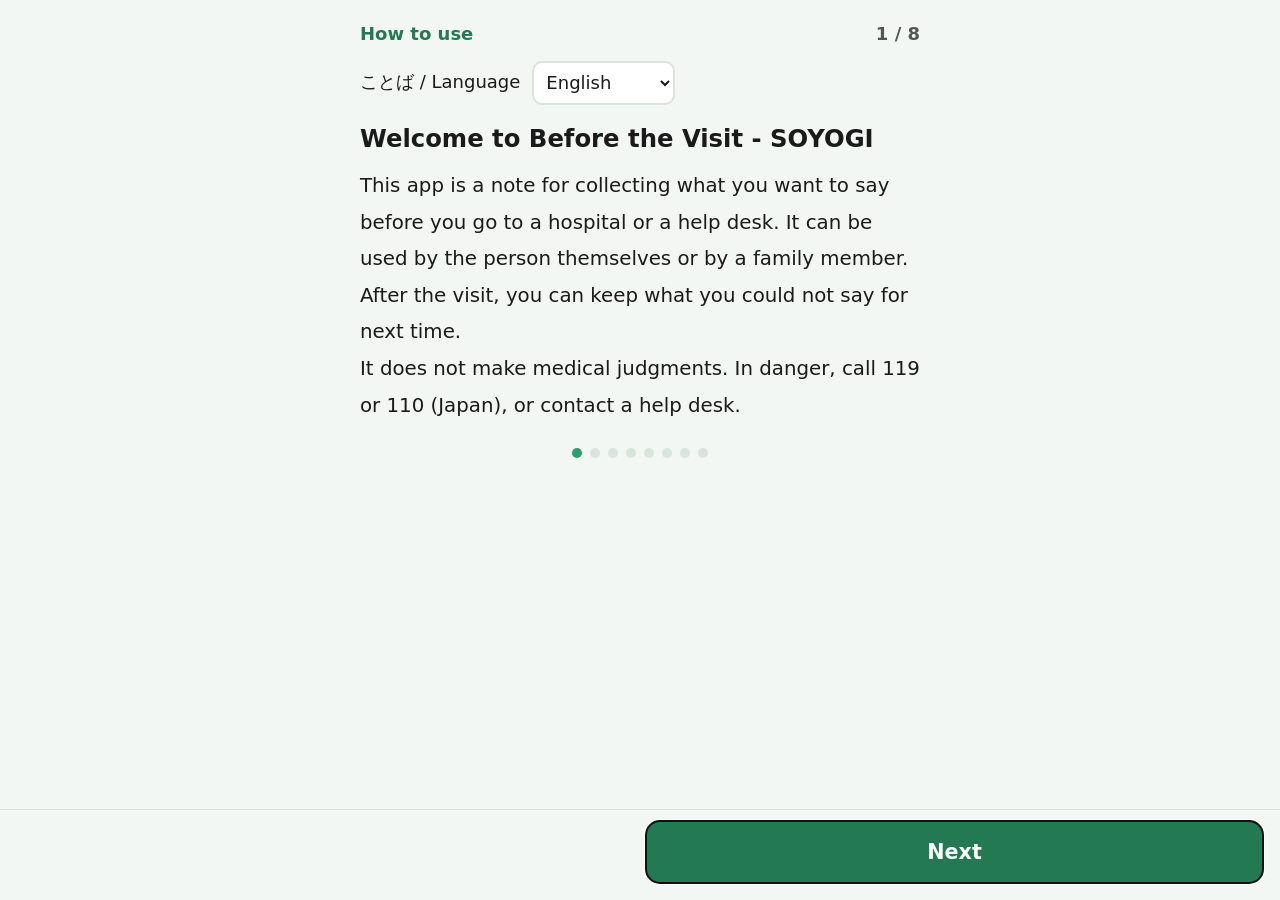
<file: index.html>
<!DOCTYPE html>
<html lang="ja">
<head>
<meta charset="UTF-8">
<meta name="viewport" content="width=device-width, initial-scale=1, viewport-fit=cover">
<meta name="theme-color" content="#2e9e6b">
<title>相談と受診の前に・そよぎ</title>
<meta name="description" content="受診や相談の前に伝えたいことを貯め、大事な順の1枚を見せ、言えなかった分は次回へ。年表と窓口ごとの記録。端末内のみ・オフライン・登録なし。">
<link rel="manifest" href="manifest.json">
<link rel="icon" href="icons/icon-192.png">
<link rel="apple-touch-icon" href="icons/icon-192.png">
<link rel="stylesheet" href="style.css">
</head>
<body class="fs0">
<header id="hd">
  <div id="hd-title">相談と受診の前に・そよぎ</div>
  <div id="hd-right">
    <button id="hd-exit" class="hd-btn" type="button">× とじる</button>
    <div id="lang-wrap">
      <span class="lang-label">Language</span>
      <select id="set-lang" aria-label="Language 言語">
        <option value="ja">日本語</option>
        <option value="en">English</option>
        <option value="de">Deutsch</option>
        <option value="fr">Français</option>
        <option value="es">Español</option>
        <option value="it">Italiano</option>
        <option value="pt">Português</option>
        <option value="nl">Nederlands</option>
        <option value="sv">Svenska</option>
        <option value="ko">한국어</option>
        <option value="zh">简体中文</option>
        <option value="ar">العربية</option>
      </select>
    </div>
  </div>
</header>

<main id="main">

  <!-- ホーム(screens/home.js が描く) -->
  <section id="scr-home" class="screen" data-scr="home"></section>
  <section id="scr-ichimai" class="screen hidden" data-scr="ichimai"></section>
  <section id="scr-shokai" class="screen hidden" data-scr="shokai"></section>
  <section id="scr-nenpyo" class="screen hidden" data-scr="nenpyo"></section>
  <section id="scr-madoguchi" class="screen hidden" data-scr="madoguchi"></section>
  <section id="scr-kusuri" class="screen hidden" data-scr="kusuri"></section>

  <!-- BUILDER: 画面を足すときは
       <section id="scr-<id>" class="screen hidden" data-scr="<id>"></section>
       を追加し、screens/<id>.js で window.SCREENS.register('<id>', { render(container, api){...} }) する。
       ナビは下の #navbar に <button id="nav-<id>" class="nav-btn" data-scr="<id>"></button> を足す(合計6個まで)。
       i18n.js の nav.<id> にラベルを入れる(ja と en の両方)。sw.js の ASSETS にも screens/<id>.js を足す。 -->

  <!-- せってい(共通シェル。文言は app.js の I18N_MAP が入れる) -->
  <section id="scr-set" class="screen hidden" data-scr="set">
    <h2 id="set-h-normal" class="sec-h"></h2>
    <div class="set-row"><span id="lbl-fs"></span><button id="btn-fs" class="set-btn"></button></div>
    <div class="set-row"><span id="lbl-theme"></span><button id="btn-theme" class="set-btn"></button></div>
    <div class="set-row"><span id="lbl-bgm"></span><button id="btn-bgm" class="set-btn"></button></div>
    <div class="set-row"><span id="lbl-sound"></span><button id="btn-sound" class="set-btn"></button></div>

    <!-- BUILDER: アプリ固有の設定行はここに足す(id は set-app-* で) -->
    <div id="set-app-rows"></div>

    <!-- はじめての つかいかた を もう一度(app.js openGuide・GUIDE_AGAIN=false なら隠す) -->
    <div id="set-guide-row" class="set-row"><span id="lbl-guide"></span><button id="btn-guide" class="set-btn"></button></div>

    <h2 id="set-h-backup" class="sec-h"></h2>
    <p id="bk-hint" class="hint"></p>
    <div class="bk-row">
      <button id="bk-export" class="set-btn"></button>
      <button id="bk-import" class="set-btn"></button>
    </div>
    <p id="bk-last" class="hint"></p>
    <input id="bk-file" type="file" accept="application/json,.json" class="hidden">

    <p id="set-note" class="hint"></p>
    <p class="credit"><a id="link-privacy" href="privacy.html"></a></p>
    <p class="credit"><a id="about-credit" href="https://soudansoyogi.com/" target="_blank" rel="noopener"></a></p>
    <p id="about-ver" class="credit"></p>
  </section>

</main>

<nav id="navbar">
  <button id="nav-home" class="nav-btn active" data-scr="home"></button>
  <button id="nav-ichimai" class="nav-btn" data-scr="ichimai"></button>
  <button id="nav-nenpyo" class="nav-btn" data-scr="nenpyo"></button>
  <button id="nav-madoguchi" class="nav-btn" data-scr="madoguchi"></button>
  <button id="nav-kusuri" class="nav-btn" data-scr="kusuri"></button>
  <button id="nav-set" class="nav-btn" data-scr="set"></button>
</nav>

<div id="toast" class="toast" role="status" aria-live="polite"></div>

<script src="audio.js"></script>
<script src="tap.js"></script>
<script src="i18n.js"></script>
<script src="screens/router.js"></script>
<script src="screens/ui.js"></script>
<script src="screens/home.js"></script>
<script src="screens/ichimai.js"></script>
<script src="screens/shokai.js"></script>
<script src="screens/nenpyo.js"></script>
<script src="screens/madoguchi.js"></script>
<script src="screens/kusuri.js"></script>
<script src="app.js"></script>
</body>
</html>
</file>
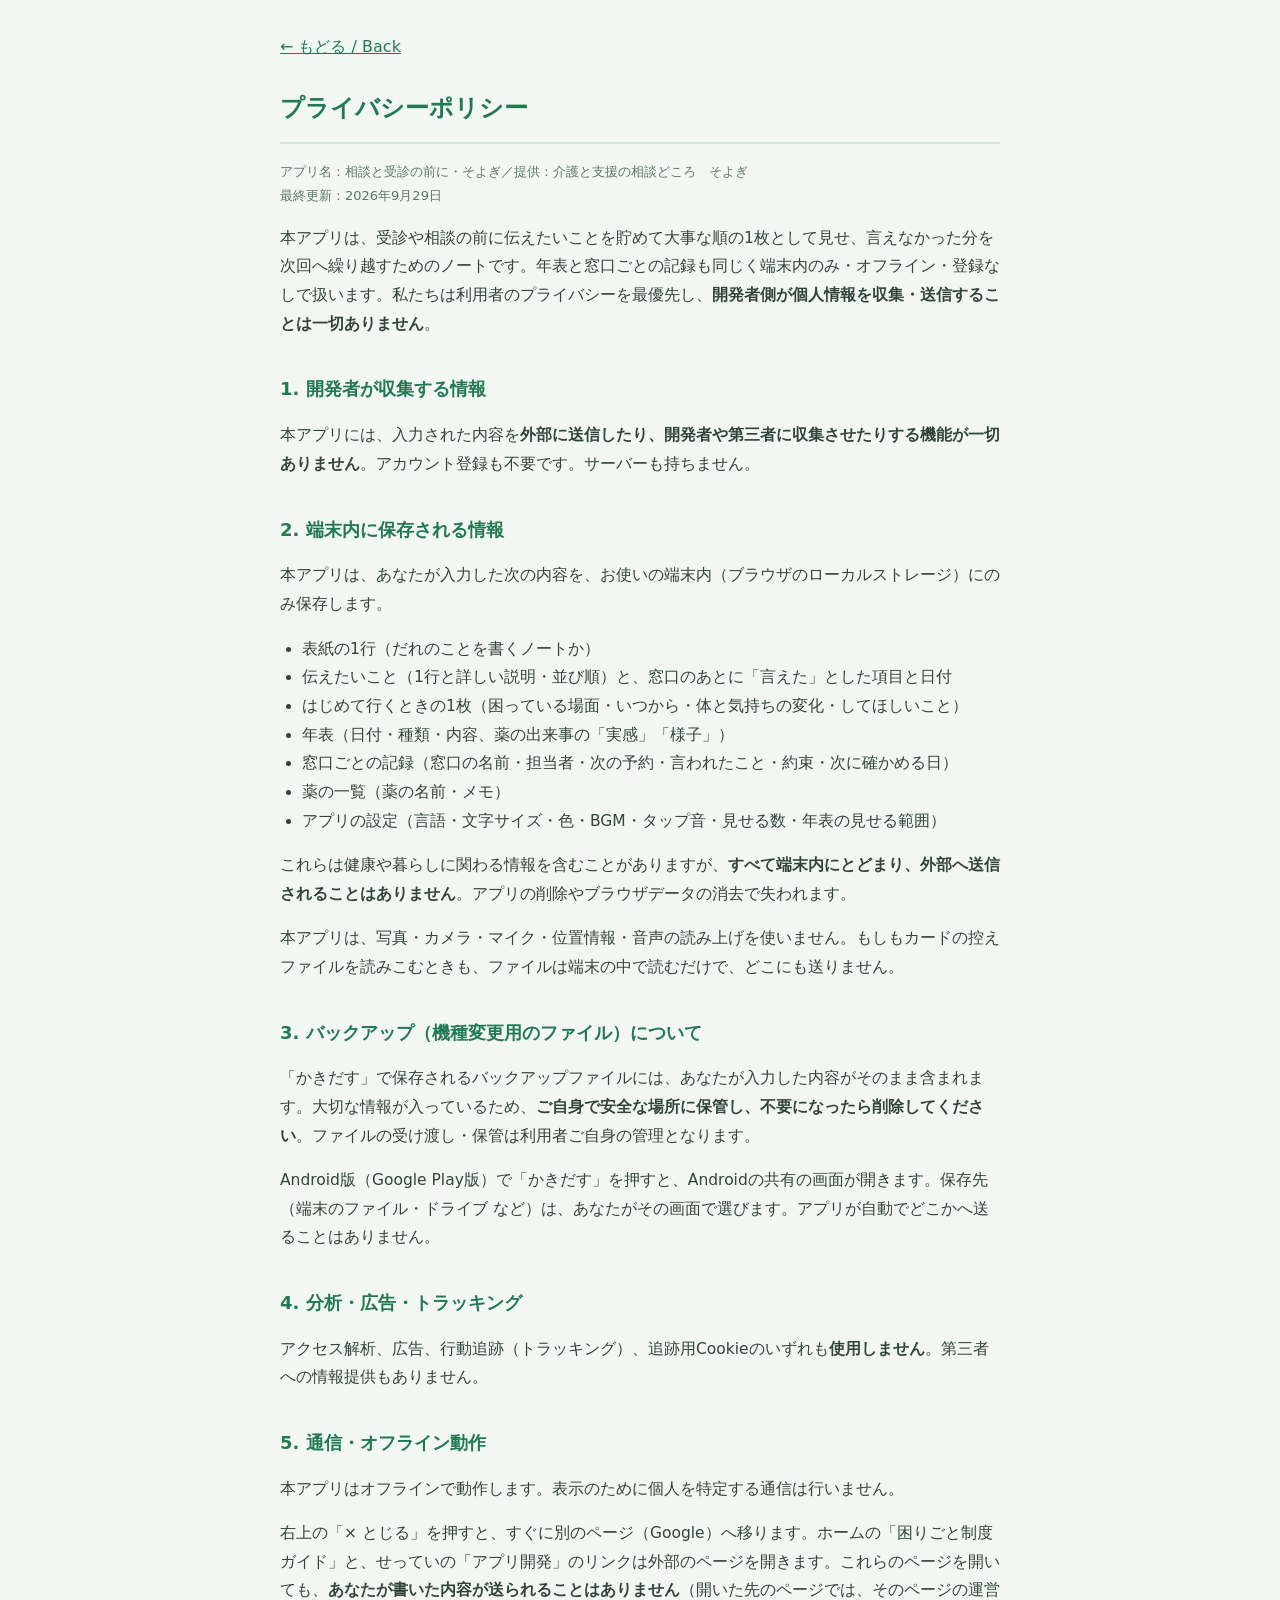
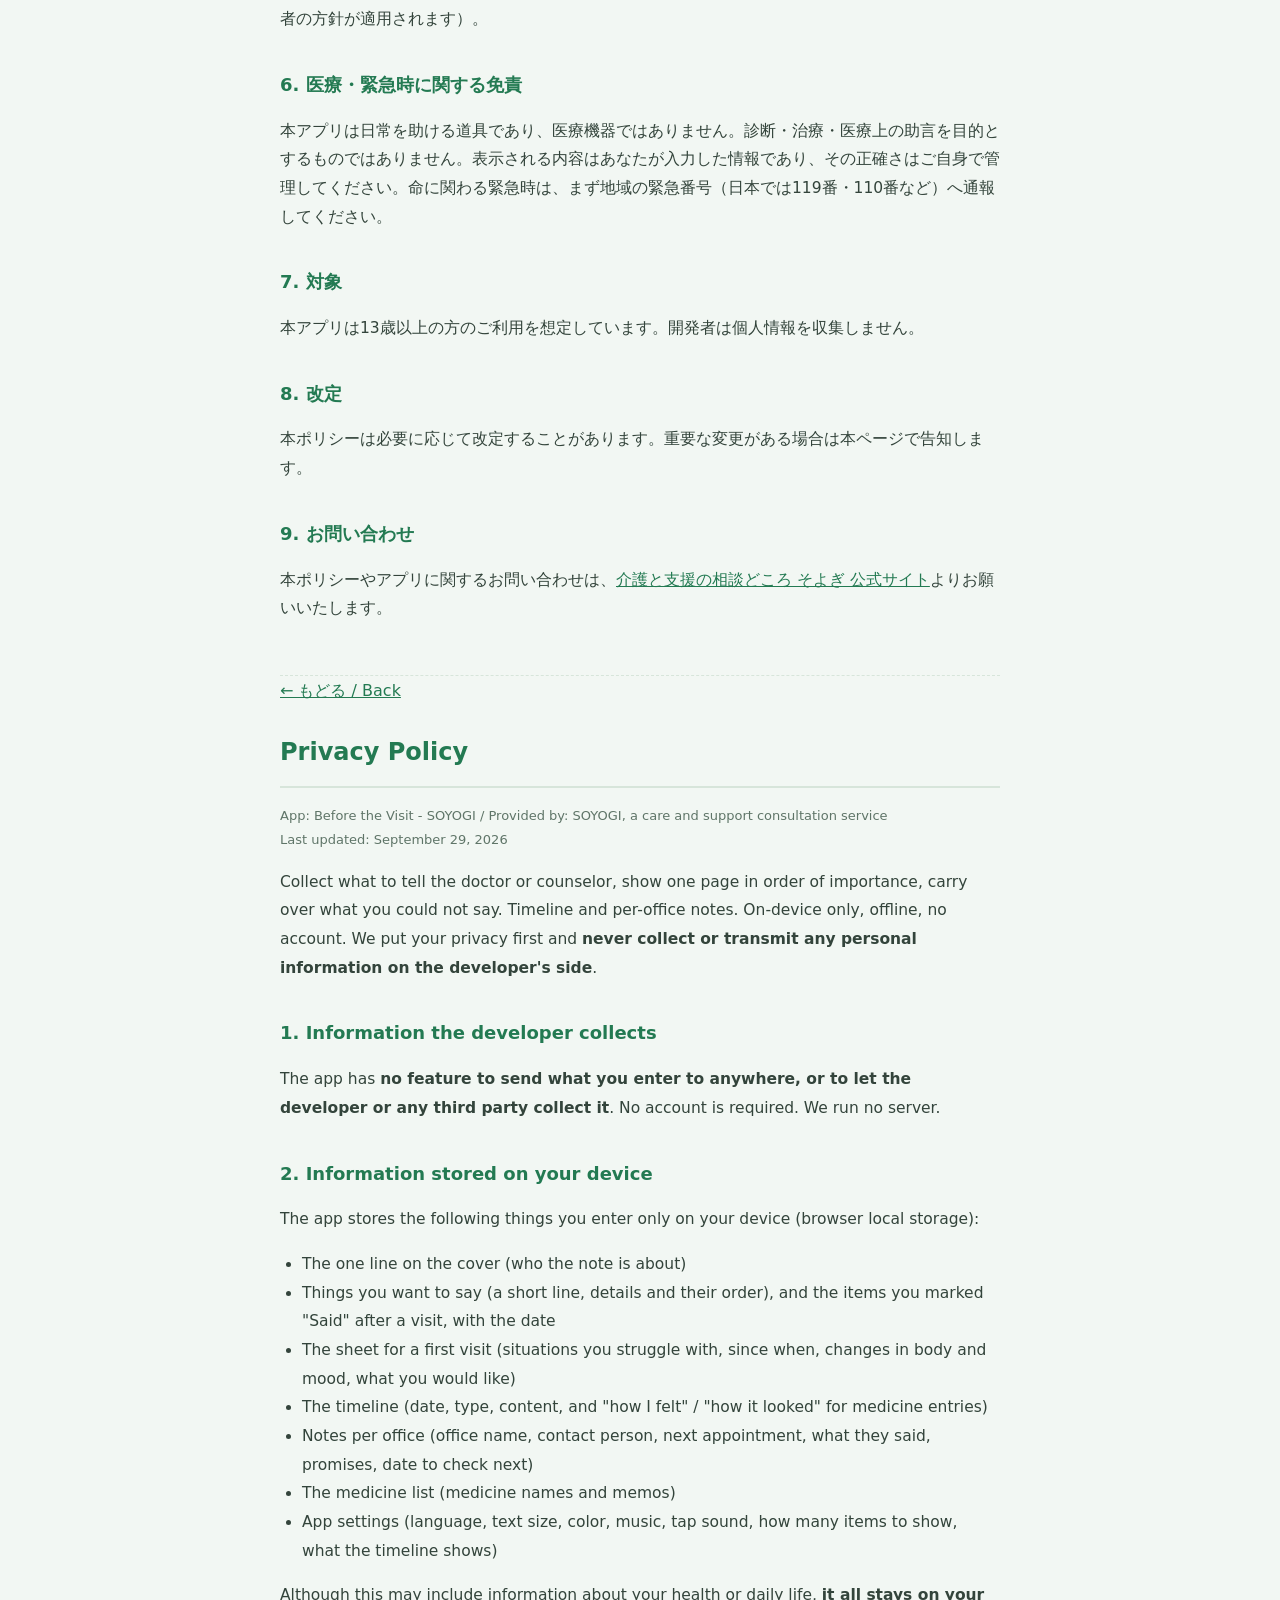
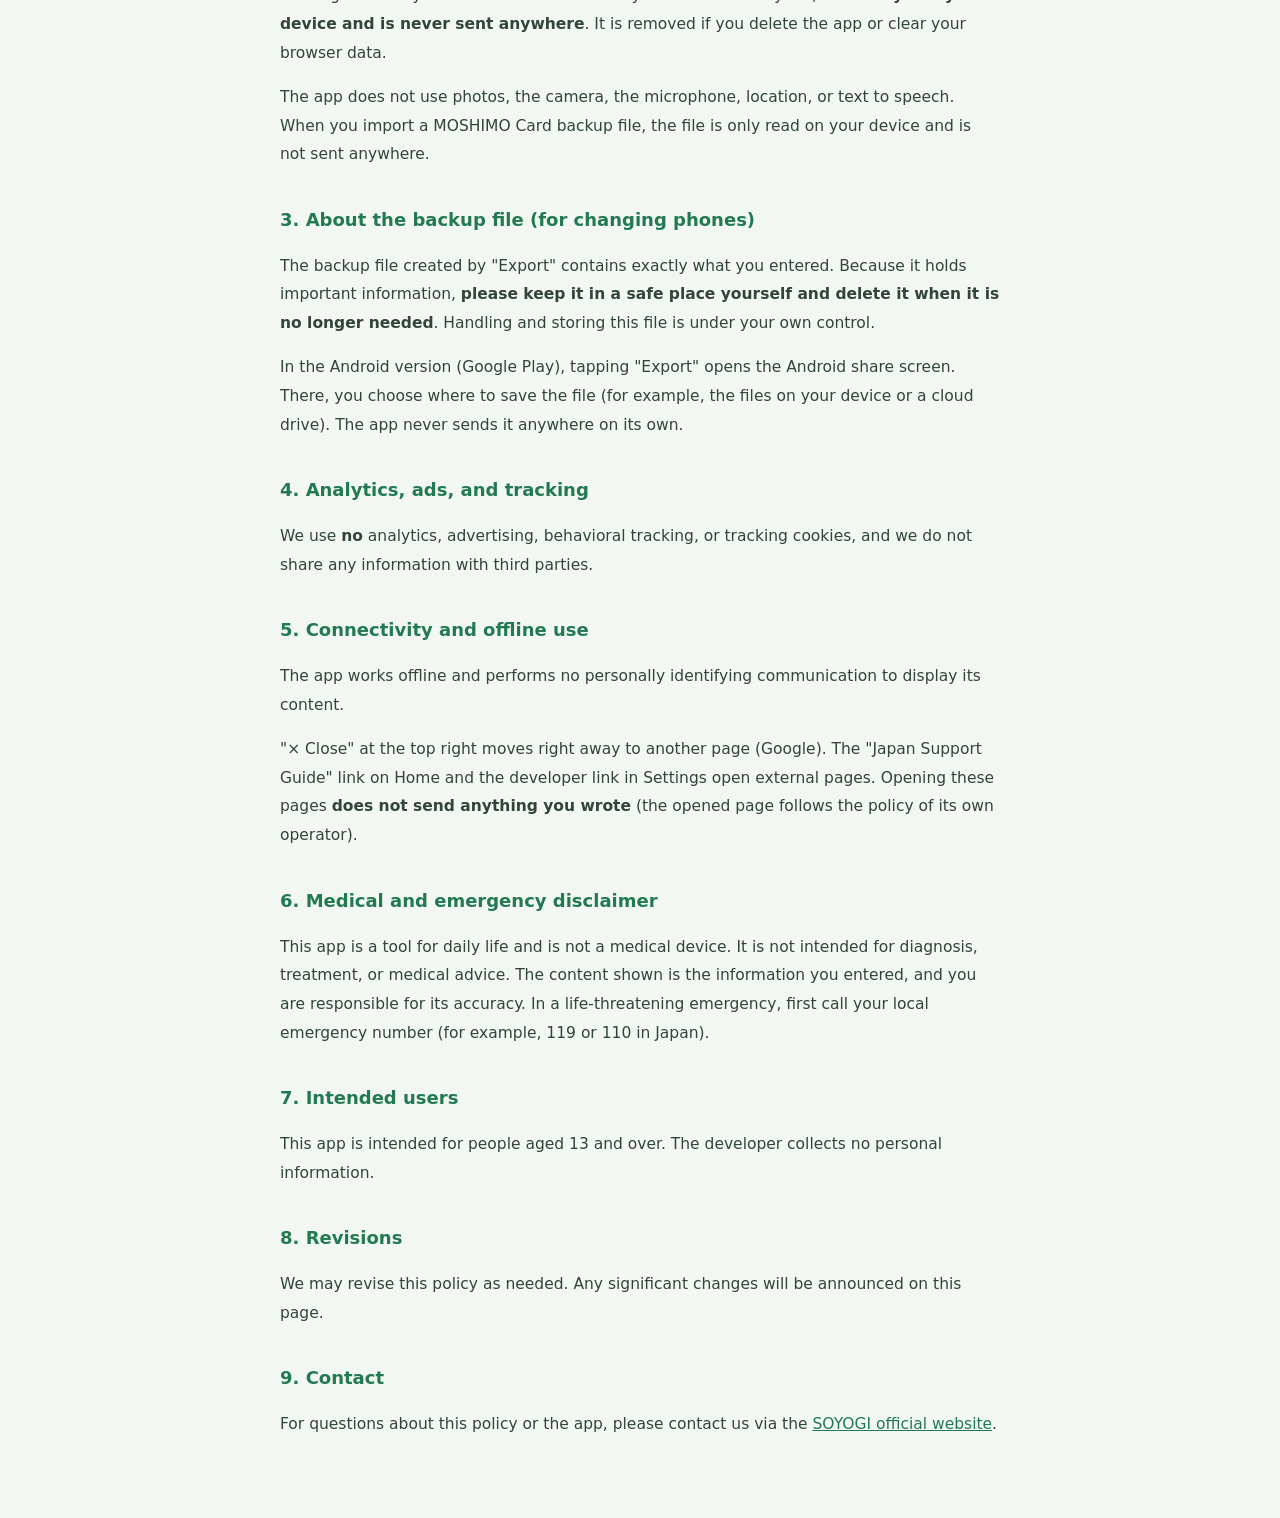
<file: privacy.html>
<!DOCTYPE html>
<html lang="ja">
<head>
<meta charset="UTF-8">
<meta name="viewport" content="width=device-width, initial-scale=1.0">
<meta name="theme-color" content="#2e9e6b">
<title>プライバシーポリシー｜相談と受診の前に・そよぎ</title>
<style>
  :root{ --brand:#237a52; --ink:#33443b; --soft:#5f7568; --line:#d7e5da; --bg:#f2f7f3; }
  *{box-sizing:border-box;}
  body{ margin:0; background:var(--bg); color:var(--ink); font-family:"Hiragino Kaku Gothic ProN","Yu Gothic UI","Noto Sans JP","Segoe UI",system-ui,sans-serif; line-height:1.85; }
  main{ max-width:760px; margin:0 auto; padding:32px 20px 64px; }
  h1{ font-size:24px; color:var(--brand); border-bottom:2px solid var(--line); padding-bottom:12px; }
  h2{ font-size:18px; color:var(--brand); margin-top:34px; }
  p,li{ font-size:15.5px; }
  ul{ padding-left:22px; }
  .meta{ color:var(--soft); font-size:13px; }
  .back{ display:inline-block; margin-bottom:8px; color:var(--brand); }
  .lang-sep{ margin:52px 0 0; border:0; border-top:1px dashed var(--line); }
  a{ color:var(--brand); }
</style>
</head>
<body>
<main>
  <a class="back" href="./">← もどる / Back</a>
  <h1>プライバシーポリシー</h1>
  <p class="meta">アプリ名：相談と受診の前に・そよぎ／提供：介護と支援の相談どころ　そよぎ<br>最終更新：2026年9月29日</p>

  <p>本アプリは、受診や相談の前に伝えたいことを貯めて大事な順の1枚として見せ、言えなかった分を次回へ繰り越すためのノートです。年表と窓口ごとの記録も同じく端末内のみ・オフライン・登録なしで扱います。私たちは利用者のプライバシーを最優先し、<strong>開発者側が個人情報を収集・送信することは一切ありません</strong>。</p>

  <h2>1. 開発者が収集する情報</h2>
  <p>本アプリには、入力された内容を<strong>外部に送信したり、開発者や第三者に収集させたりする機能が一切ありません</strong>。アカウント登録も不要です。サーバーも持ちません。</p>

  <h2>2. 端末内に保存される情報</h2>
  <p>本アプリは、あなたが入力した次の内容を、お使いの端末内（ブラウザのローカルストレージ）にのみ保存します。</p>
  <ul>
    <li>表紙の1行（だれのことを書くノートか）</li>
    <li>伝えたいこと（1行と詳しい説明・並び順）と、窓口のあとに「言えた」とした項目と日付</li>
    <li>はじめて行くときの1枚（困っている場面・いつから・体と気持ちの変化・してほしいこと）</li>
    <li>年表（日付・種類・内容、薬の出来事の「実感」「様子」）</li>
    <li>窓口ごとの記録（窓口の名前・担当者・次の予約・言われたこと・約束・次に確かめる日）</li>
    <li>薬の一覧（薬の名前・メモ）</li>
    <li>アプリの設定（言語・文字サイズ・色・BGM・タップ音・見せる数・年表の見せる範囲）</li>
  </ul>
  <p>これらは健康や暮らしに関わる情報を含むことがありますが、<strong>すべて端末内にとどまり、外部へ送信されることはありません</strong>。アプリの削除やブラウザデータの消去で失われます。</p>
  <p>本アプリは、写真・カメラ・マイク・位置情報・音声の読み上げを使いません。もしもカードの控えファイルを読みこむときも、ファイルは端末の中で読むだけで、どこにも送りません。</p>

  <h2>3. バックアップ（機種変更用のファイル）について</h2>
  <p>「かきだす」で保存されるバックアップファイルには、あなたが入力した内容がそのまま含まれます。大切な情報が入っているため、<strong>ご自身で安全な場所に保管し、不要になったら削除してください</strong>。ファイルの受け渡し・保管は利用者ご自身の管理となります。</p>
  <p>Android版（Google Play版）で「かきだす」を押すと、Androidの共有の画面が開きます。保存先（端末のファイル・ドライブ など）は、あなたがその画面で選びます。アプリが自動でどこかへ送ることはありません。</p>

  <h2>4. 分析・広告・トラッキング</h2>
  <p>アクセス解析、広告、行動追跡（トラッキング）、追跡用Cookieのいずれも<strong>使用しません</strong>。第三者への情報提供もありません。</p>

  <h2>5. 通信・オフライン動作</h2>
  <p>本アプリはオフラインで動作します。表示のために個人を特定する通信は行いません。</p>
  <p>右上の「× とじる」を押すと、すぐに別のページ（Google）へ移ります。ホームの「困りごと制度ガイド」と、せっていの「アプリ開発」のリンクは外部のページを開きます。これらのページを開いても、<strong>あなたが書いた内容が送られることはありません</strong>（開いた先のページでは、そのページの運営者の方針が適用されます）。</p>

  <h2>6. 医療・緊急時に関する免責</h2>
  <p>本アプリは日常を助ける道具であり、医療機器ではありません。診断・治療・医療上の助言を目的とするものではありません。表示される内容はあなたが入力した情報であり、その正確さはご自身で管理してください。命に関わる緊急時は、まず地域の緊急番号（日本では119番・110番など）へ通報してください。</p>

  <h2>7. 対象</h2>
  <p>本アプリは13歳以上の方のご利用を想定しています。開発者は個人情報を収集しません。</p>

  <h2>8. 改定</h2>
  <p>本ポリシーは必要に応じて改定することがあります。重要な変更がある場合は本ページで告知します。</p>

  <h2>9. お問い合わせ</h2>
  <p>本ポリシーやアプリに関するお問い合わせは、<a href="https://soudansoyogi.com/" target="_blank" rel="noopener noreferrer">介護と支援の相談どころ そよぎ 公式サイト</a>よりお願いいたします。</p>

  <hr class="lang-sep">

  <a class="back" href="./">← もどる / Back</a>
  <h1>Privacy Policy</h1>
  <p class="meta">App: Before the Visit - SOYOGI / Provided by: SOYOGI, a care and support consultation service<br>Last updated: September 29, 2026</p>

  <p>Collect what to tell the doctor or counselor, show one page in order of importance, carry over what you could not say. Timeline and per-office notes. On-device only, offline, no account. We put your privacy first and <strong>never collect or transmit any personal information on the developer's side</strong>.</p>

  <h2>1. Information the developer collects</h2>
  <p>The app has <strong>no feature to send what you enter to anywhere, or to let the developer or any third party collect it</strong>. No account is required. We run no server.</p>

  <h2>2. Information stored on your device</h2>
  <p>The app stores the following things you enter only on your device (browser local storage):</p>
  <ul>
    <li>The one line on the cover (who the note is about)</li>
    <li>Things you want to say (a short line, details and their order), and the items you marked "Said" after a visit, with the date</li>
    <li>The sheet for a first visit (situations you struggle with, since when, changes in body and mood, what you would like)</li>
    <li>The timeline (date, type, content, and "how I felt" / "how it looked" for medicine entries)</li>
    <li>Notes per office (office name, contact person, next appointment, what they said, promises, date to check next)</li>
    <li>The medicine list (medicine names and memos)</li>
    <li>App settings (language, text size, color, music, tap sound, how many items to show, what the timeline shows)</li>
  </ul>
  <p>Although this may include information about your health or daily life, <strong>it all stays on your device and is never sent anywhere</strong>. It is removed if you delete the app or clear your browser data.</p>
  <p>The app does not use photos, the camera, the microphone, location, or text to speech. When you import a MOSHIMO Card backup file, the file is only read on your device and is not sent anywhere.</p>

  <h2>3. About the backup file (for changing phones)</h2>
  <p>The backup file created by "Export" contains exactly what you entered. Because it holds important information, <strong>please keep it in a safe place yourself and delete it when it is no longer needed</strong>. Handling and storing this file is under your own control.</p>
  <p>In the Android version (Google Play), tapping "Export" opens the Android share screen. There, you choose where to save the file (for example, the files on your device or a cloud drive). The app never sends it anywhere on its own.</p>

  <h2>4. Analytics, ads, and tracking</h2>
  <p>We use <strong>no</strong> analytics, advertising, behavioral tracking, or tracking cookies, and we do not share any information with third parties.</p>

  <h2>5. Connectivity and offline use</h2>
  <p>The app works offline and performs no personally identifying communication to display its content.</p>
  <p>"× Close" at the top right moves right away to another page (Google). The "Japan Support Guide" link on Home and the developer link in Settings open external pages. Opening these pages <strong>does not send anything you wrote</strong> (the opened page follows the policy of its own operator).</p>

  <h2>6. Medical and emergency disclaimer</h2>
  <p>This app is a tool for daily life and is not a medical device. It is not intended for diagnosis, treatment, or medical advice. The content shown is the information you entered, and you are responsible for its accuracy. In a life-threatening emergency, first call your local emergency number (for example, 119 or 110 in Japan).</p>

  <h2>7. Intended users</h2>
  <p>This app is intended for people aged 13 and over. The developer collects no personal information.</p>

  <h2>8. Revisions</h2>
  <p>We may revise this policy as needed. Any significant changes will be announced on this page.</p>

  <h2>9. Contact</h2>
  <p>For questions about this policy or the app, please contact us via the <a href="https://soudansoyogi.com/" target="_blank" rel="noopener noreferrer">SOYOGI official website</a>.</p>
</main>
</body>
</html>
</file>
<file: style.css>
/* 相談と受診の前に・そよぎ スタイル(そよぎアプリ・キット v1)
   ・そよぎブランド4色(明るい緑/水色/白/黒) = 4テーマ(body data-theme)
   ・シェルは縦フレックス(ヘッダー=上固定 / #main=スクロール / ナビ=下固定)。100dvh・特大文字でも下端まで届く
   ・大人の尊厳を保つ落ち着いたトーン。機能色のみ。でか文字・大ボタン(44px以上)・.pressing の沈み込み(tap.js連動)
   ・targetSdk36(エッジtoエッジ)のため上下左右に env(safe-area-inset-*)。画面の上下端に余白を持つ */
:root{
  --brand:#2e9e6b;
  --bg:#f2f7f3;
  --ink:#1a1a1a;
  --card:#ffffff;
  --line:#d7e5da;
  --sub:#555;
  --alert:#d43f3f;
  --ok:#2e9e6b;
}
body[data-theme="aqua"]{ --brand:#2b8fb5; --bg:#eff7fa; --line:#cfe5ee; }
body[data-theme="white"]{ --brand:#3d8a63; --bg:#ffffff; --card:#f7f9f8; --line:#e2e6e4; }
body[data-theme="dark"]{
  --brand:#43c08a; --bg:#191d1b; --card:#242a27; --ink:#f2f2f2; --line:#3a423e; --sub:#b5bdb8;
}

*{ box-sizing:border-box; -webkit-tap-highlight-color:transparent; }
html,body{ margin:0; }
body{
  font-family:"Hiragino Sans","Yu Gothic UI","Noto Sans JP",system-ui,sans-serif;
  background:var(--bg); color:var(--ink);
  line-height:1.6;
  height:100vh; height:100dvh;
  display:flex; flex-direction:column;
  overflow:hidden;
  -webkit-touch-callout:none;
}
body.fs0{ font-size:18px; }
body.fs1{ font-size:21px; }
body.fs2{ font-size:25px; }

/* ======== ヘッダー(chromeは固定19px=fs2でも肥大させない) ======== */
header#hd{
  background:var(--brand); color:#fff;
  padding:calc(20px + env(safe-area-inset-top)) max(16px, env(safe-area-inset-right)) 12px max(16px, env(safe-area-inset-left));
  font-weight:700; font-size:19px;
  display:flex; align-items:center; justify-content:space-between; gap:8px;
  flex-shrink:0; overflow:hidden;
  min-height:calc(80px + env(safe-area-inset-top));
}
/* 題名は2行まで折り返す(× とじる と言語の欄で幅が残らない端末でも名前が読める。3行目以降は app.js の fitTitle が短い名前に替える) */
#hd-title{
  flex:1; min-width:2.5em; overflow:hidden; font-size:17px; line-height:1.2;
  white-space:normal; overflow-wrap:break-word;
  display:-webkit-box; -webkit-box-orient:vertical; -webkit-line-clamp:2;
}
#hd-right{ display:flex; align-items:flex-end; gap:6px; flex-shrink:0; }
#lang-wrap{ display:flex; flex-direction:column; align-items:center; gap:3px; flex-shrink:0; }
.lang-label{ font-size:.55em; font-weight:700; color:#fff; line-height:1; letter-spacing:.02em; }
#hd #set-lang{
  min-height:44px; font-size:.95em; font-family:inherit;
  border:none; border-radius:8px; padding:2px 6px;
  background:#fff; color:#1a1a1a;
}
.hd-btn{
  min-height:44px; min-width:44px; padding:0 8px;
  border:none; border-radius:8px; background:rgba(0,0,0,.22); color:#fff;   /* 暗い半透明=白い字がどのテーマでも読める(退出ボタンは見つけやすさが大事) */
  font-size:1em; font-family:inherit; font-weight:700;
}

/* ======== 本文(ここだけスクロール) ======== */
#main{
  flex:1 1 auto; min-height:0; overflow-y:auto;
  -webkit-overflow-scrolling:touch;
  width:100%; max-width:680px; margin:0 auto;
  padding:16px max(16px, env(safe-area-inset-right)) 24px max(16px, env(safe-area-inset-left));
}
.screen.hidden, .hidden, [hidden]{ display:none !important; }
.scr-title{ font-size:1.3em; margin:0 0 10px; }
.sec-h{ font-size:1.05em; margin:24px 0 8px; }
.hint{ color:var(--sub); font-size:.92em; }
.note{
  background:var(--card); border:1.5px solid var(--brand); border-radius:10px;
  padding:10px 12px; color:var(--ink); font-size:.95em; margin:0 0 10px;
}
.tagline{ font-weight:700; margin:4px 0 14px; }

/* ======== 共通部品 ======== */
.big-btn{
  display:flex; align-items:center; gap:16px; width:100%; font-size:1em;
  min-height:76px; padding:14px 20px; margin:0 0 14px;
  border:2px solid var(--brand); background:var(--card); color:var(--ink);
  border-radius:18px; font-family:inherit; text-align:left;
}
.big-btn .ico{ font-size:1.9em; line-height:1; flex:none; width:1.5em; text-align:center; }
.big-btn .lbl{ font-size:1.2em; font-weight:700; min-width:0; overflow-wrap:anywhere; hyphens:auto; }
.big-btn.primary{ background:var(--brand); color:#fff; }
.big-btn.alert{ border-color:var(--alert); }
.big-btn.huge{ min-height:40vh; min-height:40dvh; justify-content:center; text-align:center; font-size:1.3em; }
.grid2{ display:grid; grid-template-columns:repeat(2, minmax(0, 1fr)); gap:12px; }
.grid2 .big-btn{ flex-direction:column; justify-content:center; text-align:center; margin:0; min-height:120px; }
/* 幅が狭く文字が「とても大きい」ときは1列にして、ほかの大ボタンと同じ横並び(長い単語が細かく折れないように) */
@media (max-width:400px){
  body.fs2 .grid2{ grid-template-columns:minmax(0, 1fr); }
  body.fs2 .grid2 .big-btn{ flex-direction:row; justify-content:flex-start; text-align:left; min-height:76px; }
}
.card{
  background:var(--card); border:2px solid var(--line); border-radius:16px;
  padding:12px 14px; margin:0 0 12px; overflow-wrap:anywhere;   /* 空白のない長い英数字(URL など)でも横にはみ出さない */
}
.card.tappable{ border-color:var(--brand); }
.row{ display:flex; align-items:center; gap:10px; }
.row.between{ justify-content:space-between; }
.btn{
  min-height:52px; min-width:52px; padding:0 18px;
  display:inline-flex; align-items:center; justify-content:center; gap:8px;
  border:2px solid var(--line); background:var(--card); color:var(--ink);
  border-radius:14px; font-family:inherit; font-size:1em; font-weight:700;
  overflow-wrap:normal;   /* .grow / .card の anywhere を受け継いで単語の途中で折れないように */
}
.btn.primary{ border-color:var(--brand); background:var(--brand); color:#fff; }
.btn.danger{ border-color:#cc3b30; color:#cc3b30; }
body[data-theme="dark"] .btn.danger{ border-color:#ef9a9a; color:#ef9a9a; }
.btn.wide{ width:100%; }
.btn-row{ display:flex; gap:10px; flex-wrap:wrap; margin:10px 0; }
.btn-row .btn{ flex:1 1 auto; }   /* 入りきらないときは次の行へ回る(文字の大きさ・言語で縮めて字をはみ出させない) */
.field{ margin:12px 0; }
.field label{ display:block; font-weight:700; margin:0 0 4px; }
.field input[type="text"], .field input[type="number"], .field input[type="date"], .field input[type="time"], .field textarea, .field select{
  width:100%; font-size:1em; font-family:inherit;
  padding:10px; border:2px solid var(--line); border-radius:10px;
  background:var(--card); color:var(--ink);
}
.field textarea{ resize:vertical; min-height:2.6em; }
.list{ margin:0; padding:0; list-style:none; }
.list li{
  background:var(--card); border:2px solid var(--line); border-radius:12px;
  padding:10px 12px; margin:0 0 8px; min-height:52px;
  display:flex; align-items:center; gap:10px;
}
.list li .grow{ flex:1; min-width:0; overflow-wrap:anywhere; }
.chips{ display:flex; flex-wrap:wrap; gap:8px; }
.chip{
  min-height:48px; min-width:48px; padding:6px 14px; border-radius:999px;
  border:2px solid var(--line); background:var(--card); color:var(--ink);
  font-family:inherit; font-size:.95em; font-weight:700;
}
.chip.on{ border-color:var(--brand); background:var(--brand); color:#fff; }
.empty{ color:var(--sub); text-align:center; padding:20px 8px; }
.photo-thumb{ width:64px; height:64px; object-fit:cover; border-radius:10px; background:var(--bg); flex:none; }
.photo-big{ width:100%; max-width:min(90vw,420px); aspect-ratio:1/1; object-fit:contain; border-radius:16px; background:var(--card); border:2px solid var(--line); display:block; margin:0 auto; }

/* ======== でか文字・見せる(全画面) ======== */
.ov{
  position:fixed; inset:0; z-index:300; background:var(--bg); color:var(--ink);
  overflow-y:auto; -webkit-overflow-scrolling:touch;
  padding:calc(20px + env(safe-area-inset-top)) max(16px, env(safe-area-inset-right))
          calc(128px + env(safe-area-inset-bottom)) max(16px, env(safe-area-inset-left));
}
/* 相手に見せる画面は、どのテーマでも白地に黒の字(くろ テーマの変数を明るい色に戻す) */
.ov.show-white{ background:#fff; color:#1a1a1a; --card:#f4f6f5; --ink:#1a1a1a; --sub:#555; --line:#d7e5da; }
.ov.show-black{ background:#000; color:#fff; }
.ov-close{
  position:fixed; min-height:64px; z-index:301;
  bottom:calc(16px + env(safe-area-inset-bottom));
  left:max(16px, env(safe-area-inset-left)); right:max(16px, env(safe-area-inset-right));
  background:var(--brand); color:#fff; border:none; border-radius:12px;
  font-size:1.2em; font-weight:700; font-family:inherit;
  line-height:1.25; padding:8px 12px; word-break:keep-all; overflow-wrap:anywhere;   /* 2行になっても語の途中で折れない */
}
.show-head{ font-size:1.3em; font-weight:800; border:3px solid var(--brand); border-radius:12px; padding:12px; text-align:center; }
.show-block{ margin-top:18px; }
.show-label{ font-size:.9em; color:var(--sub); font-weight:700; overflow-wrap:anywhere; }
.show-value{ font-size:1.9em; font-weight:800; line-height:1.35; background:var(--card); border-radius:10px; padding:10px 12px; overflow-wrap:anywhere; }
.step-text{ font-size:2em; font-weight:800; line-height:1.4; text-align:center; margin:12vh 0 24px; overflow-wrap:anywhere; }
.call-btn{
  display:block; margin-top:10px; min-height:64px; line-height:64px;
  background:#2e9e6b; color:#fff; text-align:center;
  font-size:1.3em; font-weight:800; border-radius:12px; text-decoration:none;
}

/* ======== せってい ======== */
.set-row{
  display:flex; justify-content:space-between; align-items:center;
  min-height:56px; gap:12px; border-bottom:1px solid var(--line);
}
.set-btn{
  min-width:120px; min-height:48px; font-size:1em; font-family:inherit;
  border:2px solid var(--brand); background:var(--card); color:var(--ink);
  border-radius:10px;
}
select{ min-height:48px; font-size:1em; font-family:inherit; }
.bk-row{ display:flex; gap:12px; }
.bk-row .set-btn{ flex:1; }
input[type="file"].hidden{ display:none; }
.credit{ color:var(--sub); margin-top:20px; text-align:center; }
.credit a{ color:var(--brand); text-decoration:underline; display:inline-block; padding:8px 4px; }

/* ======== ナビ(下固定・最大6) ======== */
#navbar{
  flex-shrink:0; display:flex;
  background:var(--card); border-top:2px solid var(--line);
  padding-bottom:max(6px, env(safe-area-inset-bottom));
  padding-left:env(safe-area-inset-left); padding-right:env(safe-area-inset-right);
}
.nav-btn{
  flex:1; min-height:64px; min-width:44px; border:none; background:none;
  font-size:14px; font-weight:700; font-family:inherit; color:var(--sub);
  border-top:4px solid transparent; padding:4px 0; line-height:1.2;
  overflow-wrap:anywhere;   /* 6個並び(72px幅)で en「Medicines」等がはみ出さないよう chrome と同じく固定サイズ */
}
.nav-btn.active{ color:var(--brand); border-top-color:var(--brand); }
.nav-btn.hidden{ display:none; }

/* tap.js の押下フィードバック */
.pressing{ transform:scale(.97); filter:brightness(.92); }

/* アプリの中の確かめの窓(app.js askBox・Play版だけ・2026-09-29)。重ねた画面・写真の切りとりより上、トーストより下 */
.ov.ask-ov{
  z-index:360; background:rgba(0,0,0,.55); display:flex; align-items:center; justify-content:center;
  padding:calc(16px + env(safe-area-inset-top)) max(16px, env(safe-area-inset-right))
          calc(16px + env(safe-area-inset-bottom)) max(16px, env(safe-area-inset-left));
}
.ask-box{ background:var(--card); color:var(--ink); border:2px solid var(--line); border-radius:16px; padding:20px 16px 16px; width:min(100%, 460px); max-height:100%; overflow-y:auto; }
.ask-msg{ font-size:1.15em; font-weight:700; line-height:1.55; margin:0 0 18px; word-break:keep-all; overflow-wrap:anywhere; white-space:pre-wrap; }   /* 分かち書きの空白で折る(語の途中で切らない) */
.ask-row{ display:flex; flex-wrap:wrap; gap:10px; }
.ask-row .btn{ flex:1 1 7em; min-height:56px; font-size:1.1em; }

/* トースト */
.toast{
  position:fixed; bottom:calc(96px + env(safe-area-inset-bottom)); left:50%; transform:translateX(-50%);
  background:#333; color:#fff; padding:10px 18px; border-radius:999px;
  opacity:0; transition:opacity .25s; pointer-events:none; z-index:400; max-width:88%; width:max-content;
}
.toast.show{ opacity:1; }

/* ======== このアプリ固有(準備ノート) ======== */
.sec-h.first{ margin-top:0; }
.add-card{ border-color:var(--brand); }
.lbl-inline{ font-weight:700; margin-right:8px; }
/* .field の外に置く1行入力(表紙の1行など)にも同じ見た目を与える */
.row > input[type="text"]{
  flex:1 1 auto; min-width:0; font-size:1em; font-family:inherit;
  padding:10px; border:2px solid var(--line); border-radius:10px;
  background:var(--card); color:var(--ink);
}
.btn.small{ min-height:48px; min-width:48px; padding:0 10px; font-size:.9em; }
.list li .ctl{ display:flex; flex-direction:column; gap:6px; flex:none; }
.list li .num{ font-weight:800; color:var(--brand); min-width:1.4em; text-align:center; flex:none; }
.list li.in-sheet{ border-color:var(--brand); }
/* 「言えなかった」を押した行と「言えた こと」の行: 全体を薄く(opacity)すると字が 4.5:1 を切るので、
   地を背景色・点線の枠・字を --sub にして「脇に置いた」ことを見せる(字は どのテーマでも 4.5:1 以上) */
.list li.kept{ background:var(--bg); border-style:dashed; color:var(--sub); }
.list li.kept .num{ color:var(--sub); }
.item-title{ font-weight:700; overflow-wrap:anywhere; }
/* 窓口: 今日から7日以内の予約・確かめる日の印(色だけに頼らず文字を出す) */
.soon-badge{ display:inline-block; margin-inline-start:8px; padding:1px 10px; border:2px solid var(--brand-ink); border-radius:999px; color:var(--brand-ink); font-size:.85em; font-weight:700; white-space:nowrap; vertical-align:baseline; }
.done-list li{ color:var(--sub); }
.show-detail{ font-size:1.2em; line-height:1.5; padding:6px 12px 0; overflow-wrap:anywhere; }
.ov-body{ max-width:680px; margin:0 auto; overflow-wrap:anywhere; }
/* 相手に見せる画面だけ字を大きくする「もっと 大きく」(設定の文字の大きさとは別・保存しない) */
.ov-zoom{ display:block; margin:0 0 10px; margin-inline-start:auto; background:var(--card); color:var(--ink); border:2px solid var(--line); }
.ov.zoom1 .ov-body{ font-size:1.3em; }
.ov.zoom2 .ov-body{ font-size:1.7em; }
/* 1枚: 見せる数・相手に見せる・窓口のあと のあいだの余白 */
#ichimai-show{ margin:14px 0 10px; }
#ichimai-after{ margin:0 0 14px; }
/* 1枚: 見せる範囲の区切り(N行目のあと) */
.list li.sheet-end{
  background:none; border:none; border-top:2px dashed var(--brand); border-radius:0;
  min-height:0; padding:4px 4px 0; margin:2px 0 10px;
  color:var(--ink); font-weight:700; font-size:.9em; justify-content:center; text-align:center;
}
/* 1枚: 幅が狭いか文字が「とても大きい」ときは、▲▼なおす を文字の下に横1列で置く(文字の欄を広く取る) */
@media (max-width:400px){
  #ichimai-list .list li{ flex-wrap:wrap; }
  #ichimai-list .list li .ctl{ flex-direction:row; flex-wrap:wrap; width:100%; }
  #ichimai-list .list li .ctl .btn{ flex:1 1 auto; }
}
body.fs2 #ichimai-list .list li{ flex-wrap:wrap; }
body.fs2 #ichimai-list .list li .ctl{ flex-direction:row; flex-wrap:wrap; width:100%; }
body.fs2 #ichimai-list .list li .ctl .btn{ flex:1 1 auto; }
.card.tappable .item-title{ color:var(--brand); }

/* ======== 文字用の緑と、緑の上の文字色(点検 junbi-22・A/B。ひとつずつ・そよぎ と同じ変数名) ========
   ・--brand-ink = 文字を載せる緑(ヘッダーの地・主ボタン・選んだチップ・見せる画面の とじる)と、
     緑を文字色に使う所(下ナビの選択中・リンク・1枚の番号・窓口の名前)。明るい3テーマは濃い色にして 4.5:1 以上
     (みどり・しろ #237a52 / みずいろ #1f6f8f)。くろ は --brand のまま(字のほうを --on-brand の濃い色にする)
   ・--on-brand = 緑の上の文字色。既定は白・くろ は緑が明るい(#43c08a)ので濃い緑の字(7.2:1)
   ・--hd-btn-bg = ヘッダーのボタン(× とじる)の地
   ・枠・線・飾り(カードの枠・下ナビの選択中の線・区切り線など)は --brand のまま。4テーマの考え方は変えない
   ・見せる画面(.ov.show-white)は白地に黒のまま。とじる だけがこの色を使う */
:root{ --brand-ink:#237a52; --on-brand:#fff; --hd-btn-bg:rgba(0,0,0,.28); }
body[data-theme="aqua"]{ --brand-ink:#1f6f8f; }
body[data-theme="white"]{ --brand-ink:#237a52; }
body[data-theme="dark"]{ --brand-ink:var(--brand); --on-brand:#10231a; --hd-btn-bg:rgba(255,255,255,.35); }
header#hd{ background:var(--brand-ink); }
header#hd, .lang-label{ color:var(--on-brand); }
.hd-btn{ background:var(--hd-btn-bg); color:var(--on-brand); }
.btn.primary, .big-btn.primary, .chip.on{ border-color:var(--brand-ink); background:var(--brand-ink); color:var(--on-brand); }
.ov-close, .call-btn{ background:var(--brand-ink); color:var(--on-brand); }
.nav-btn.active, .credit a, .list li .num, .card.tappable .item-title{ color:var(--brand-ink); }
/* 空の欄の「れい: …」: ブラウザの既定の灰色(#757575)は しろ 4.36・くろ 3.18 で足りないので、説明の字と同じ --sub(4.5:1 以上) */
input::placeholder, textarea::placeholder{ color:var(--sub); opacity:1; }

/* ======== 写真の取り込みとトリミング(photo.js) ======== */
.photo-ov{
  position:fixed; inset:0; z-index:350; background:var(--bg); color:var(--ink);
  display:flex; flex-direction:column; align-items:center; overflow-y:auto;
  padding:calc(20px + env(safe-area-inset-top)) 16px calc(24px + env(safe-area-inset-bottom));
}
.photo-ov-title{ font-size:1.18em; font-weight:700; margin:0 0 6px; text-align:center; }
.photo-ov-hint{ color:var(--sub); font-size:.92em; text-align:center; margin:0 0 14px; max-width:22em; }
.photo-crop-canvas{
  width:min(80vw,300px); height:min(80vw,300px); max-width:300px; max-height:300px;
  border-radius:12px; border:2px solid var(--brand); background:#000; touch-action:none; display:block;
}
.photo-dpad{ display:grid; grid-template-columns:repeat(3,52px); grid-template-rows:repeat(3,52px); gap:6px; margin:14px 0 6px; justify-content:center; }
.photo-nudge{ min-width:52px; min-height:52px; border:2px solid var(--line); background:var(--card); color:var(--ink); border-radius:12px; font-size:1.2em; font-family:inherit; }
.photo-nudge.spacer{ border:none; background:none; }
.photo-zoom-row{ display:flex; align-items:center; gap:10px; width:100%; max-width:340px; margin:8px 0 2px; }
.photo-zoom-row input[type="range"]{ flex:1; min-height:44px; accent-color:var(--brand); }
.photo-row{ display:flex; gap:12px; justify-content:center; flex-wrap:wrap; width:100%; max-width:420px; margin-top:12px; }
.photo-file{ display:none; }

/* はじめての つかいかた(app.js openGuide・2026-09-30)。🔴この節はファイルの最後に置く(patch_guide.js がここから最後までを写す)。
   ほかの重ねた画面より上・確かめの窓より下。ボタンは下に固定した帯(地の色つき=長いページでも本文が透けない) */
.ov.guide-ov{ z-index:350; padding-bottom:calc(128px + env(safe-area-inset-bottom)); }
.guide-box{ width:min(100%, 560px); margin:0 auto; }
.guide-top{ display:flex; justify-content:space-between; align-items:baseline; gap:12px; }
.guide-title{ margin:0; font-weight:800; color:var(--brand-ink, var(--brand)); }
.guide-step{ margin:0; color:var(--sub); font-weight:700; white-space:nowrap; unicode-bidi:isolate; }   /* 向きは app.js が dir で決める(ar で「8 / 1」にしない) */
.guide-lang{ display:flex; align-items:center; flex-wrap:wrap; gap:8px 12px; margin:12px 0 0; }
.guide-lang select{ min-height:44px; font-size:1em; font-family:inherit; border:2px solid var(--line); border-radius:10px; background:var(--card); color:var(--ink); padding:2px 8px; }
.guide-h{ font-size:1.35em; line-height:1.45; margin:16px 0 12px; word-break:keep-all; overflow-wrap:anywhere; }
.guide-p{ font-size:1.1em; line-height:1.85; margin:0; white-space:pre-line; word-break:keep-all; overflow-wrap:anywhere; }
.guide-dots{ display:flex; justify-content:center; flex-wrap:wrap; gap:8px; margin:24px 0 0; }
.guide-dot{ width:10px; height:10px; border-radius:50%; background:var(--line); }
.guide-dot.on{ background:var(--brand); }
.guide-row{
  position:fixed; z-index:351; display:flex; gap:10px; left:0; right:0; bottom:0;
  padding:10px max(16px, env(safe-area-inset-right)) calc(16px + env(safe-area-inset-bottom)) max(16px, env(safe-area-inset-left));
  background:var(--bg); border-top:1px solid var(--line);
}
.guide-row .btn{ flex:1 1 0; min-width:0; min-height:64px; font-size:1.15em; }
</file>
